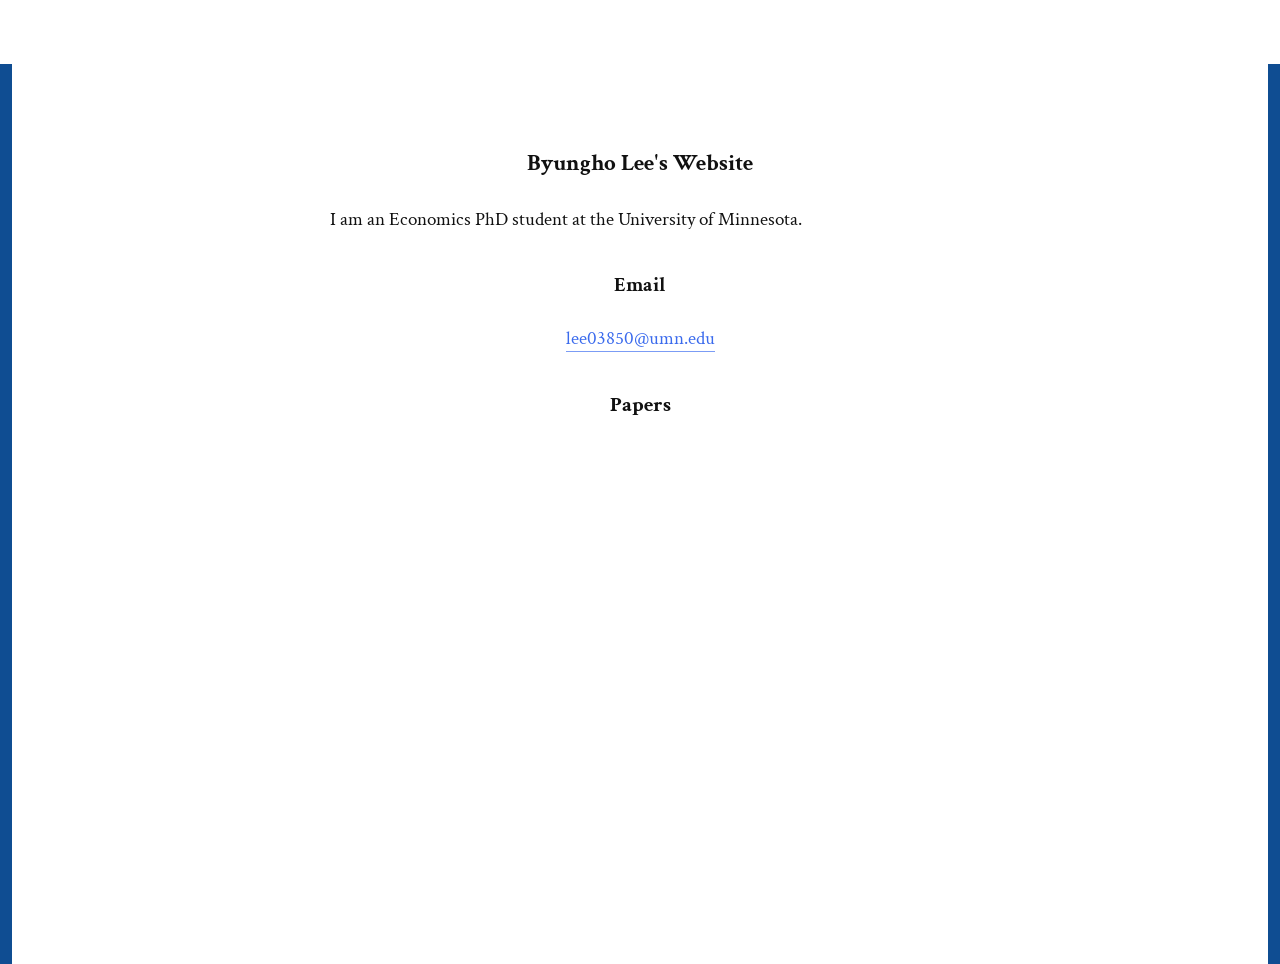
<file: index.html>
<!DOCTYPE html>
<html lang="en">
<head>
<meta charset="UTF-8">
<meta name="viewport" content="width=device-width, initial-scale=1">
<title>Byungho Lee</title>
<link rel="stylesheet" href="style.css">
</head>

<body>

<div class="page">

<h1>Byungho Lee's Website</h1>

<p>
I am an Economics PhD student at the University of Minnesota.
</p>

<h3>Email</h3>

<p class="email">
<a href="mailto:lee03850@umn.edu">lee03850@umn.edu</a>
</p>

<h2>Papers</h2>

</div>

</body>
</html>
</file>
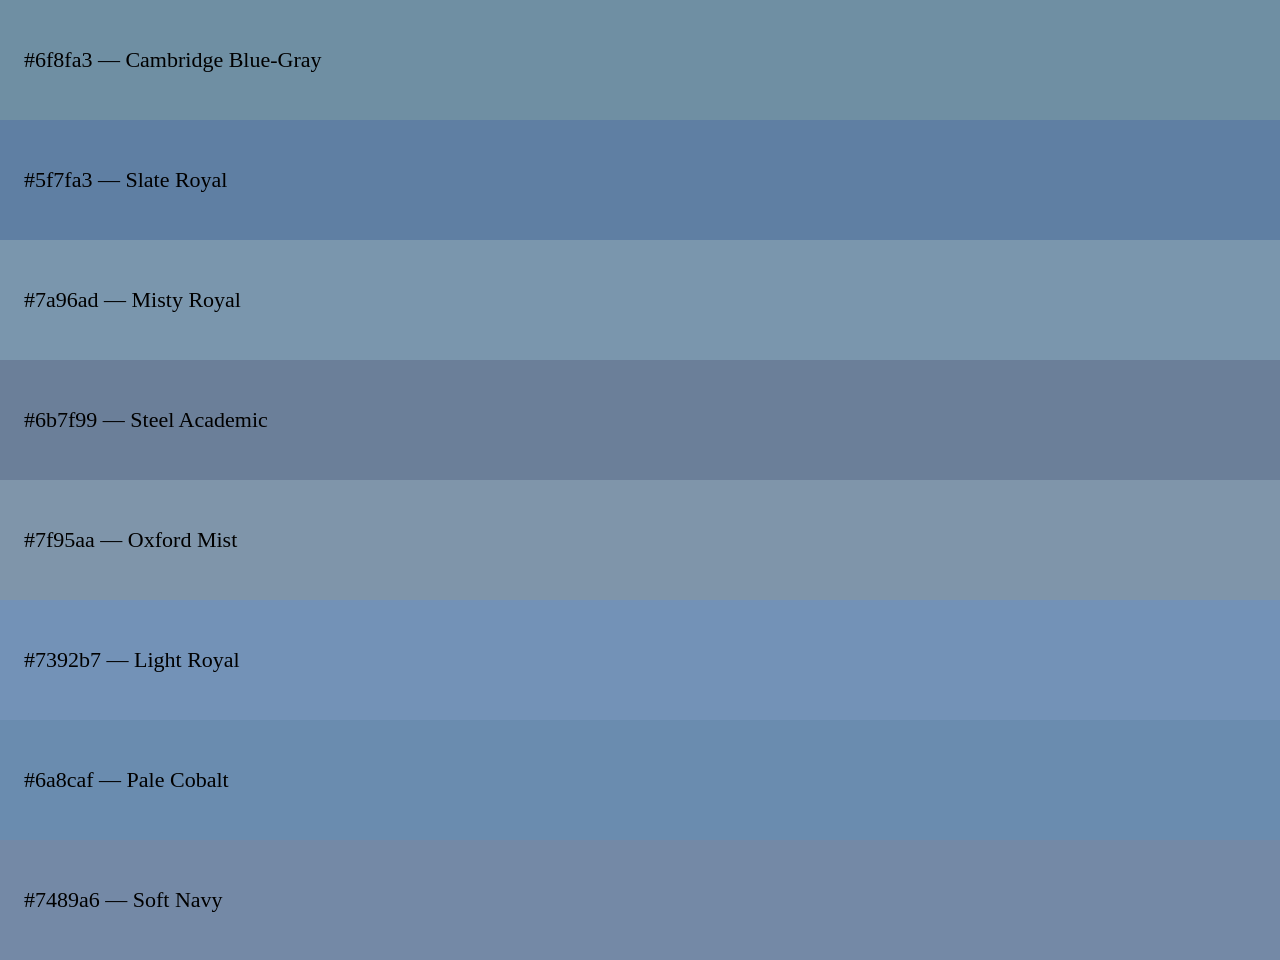
<file: colors.html>
<!DOCTYPE html>
<html>
<head>
<meta charset="UTF-8">
<title>Blue Swatches</title>
<style>
body { margin:0; font-family: Times New Roman, serif; background:#fff; }
.swatch {
    height:120px;
    color:#000;
    font-size:22px;
    display:flex;
    align-items:center;
    padding-left:24px;
}
</style>
</head>
<body>

<div class="swatch" style="background:#6f8fa3;">#6f8fa3 — Cambridge Blue-Gray</div>
<div class="swatch" style="background:#5f7fa3;">#5f7fa3 — Slate Royal</div>
<div class="swatch" style="background:#7a96ad;">#7a96ad — Misty Royal</div>
<div class="swatch" style="background:#6b7f99;">#6b7f99 — Steel Academic</div>
<div class="swatch" style="background:#7f95aa;">#7f95aa — Oxford Mist</div>
<div class="swatch" style="background:#7392b7;">#7392b7 — Light Royal</div>
<div class="swatch" style="background:#6a8caf;">#6a8caf — Pale Cobalt</div>
<div class="swatch" style="background:#7489a6;">#7489a6 — Soft Navy</div>

</body>
</html>
</file>
<file: style.css>
@import url('https://fonts.googleapis.com/css2?family=Crimson+Text:wght@400;700&display=swap');

html {
    scroll-behavior: smooth;
}

body {
    margin: 0;
    background: #ffffff;
    font-family: "Crimson Text", Georgia, serif;
    border-left: 12px solid #0f4d92;
    border-right: 12px solid #0f4d92;
    min-height: 100vh;
}

/* Center white page */

.page {
    max-width: 620px;
    margin: 4rem auto;
    padding: 3rem 2.5rem;
    background: #ffffff;
    color: #111;
    font-size: 19px;
    line-height: 1.75;
}

/* Subtle academic hierarchy */

h1, h2, h3 {
    font-weight: 700;
    margin: 2rem 0 .8rem 0;
    text-align: center;
}

h1 { font-size: 1.2em; }
h2 { font-size: 1.1em; }
h3 { font-size: 1.05em; }

.email {
    text-align: center;
}

.paper {
    padding: 1.3rem 0;
}

.meta {
    font-size: .95em;
    color: #333;
}

/* Academic blue links */

a {
    color: #3b6bed;
    text-decoration: none;
    border-bottom: 1px solid #7B9CF5;
}

a:hover {
    background: #3b6bed;
    color: #fff;
    padding: 0 .15rem;
}

/* Mobile */

@media (max-width: 700px) {
    .page {
        margin: 2rem 1rem;
        padding: 2rem 1.25rem;
    }
}
</file>
